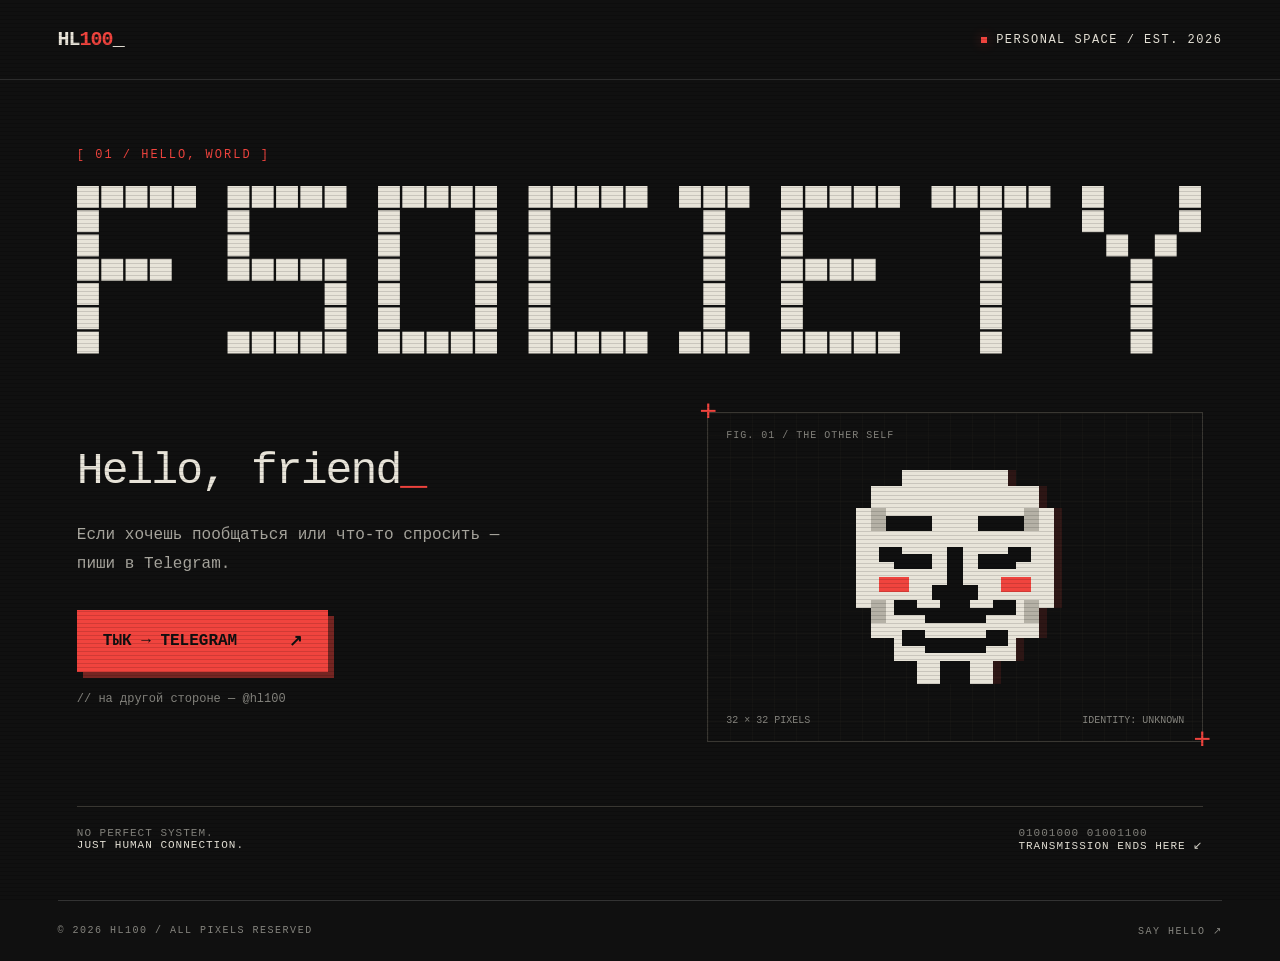
<file: site/index.html>
<!doctype html>
<html lang="ru">
<head>
<meta charset="utf-8"><meta name="viewport" content="width=device-width,initial-scale=1">
<meta name="theme-color" content="#101010"><meta name="description" content="Личный уголок HL100. Hello, friend.">
<title>HL100 — hello, friend.</title>
<style>
:root{color-scheme:dark;--bg:#101010;--fg:#e8e4d9;--red:#f0443e;--muted:#85847e}*{box-sizing:border-box}body{margin:0;background:var(--bg);color:var(--fg);font-family:"Courier New",monospace}body:after{content:"";position:fixed;inset:0;pointer-events:none;z-index:5;background:repeating-linear-gradient(transparent 0 3px,#0002 3px 4px)}a{color:inherit}header,footer{display:flex;justify-content:space-between;align-items:center;font-size:12px;letter-spacing:1.5px}header{padding:28px 4.5%;border-bottom:1px solid #333}.brand{font-size:20px;font-weight:bold;letter-spacing:-1px;text-decoration:none}.brand span{color:var(--red)}.signal{display:flex;align-items:center;gap:9px}.signal:before{content:"";width:6px;height:6px;background:var(--red);box-shadow:0 0 12px #f0443e66}main{max-width:1400px;margin:auto;padding:68px 6% 48px}.eyebrow{color:var(--red);font-size:12px;letter-spacing:2px;margin-bottom:24px}h1{margin:0}#wordmark{display:block;width:100%;height:auto;overflow:visible;fill:var(--fg)}.hero{display:grid;grid-template-columns:1.15fr 1fr;gap:60px;margin-top:56px;align-items:center}.intro{max-width:520px}h2{font-size:clamp(32px,3.5vw,52px);letter-spacing:-2px;line-height:1.1;margin:0 0 24px;font-weight:normal}.cursor{color:var(--red);animation:blink 1.4s steps(1) infinite}.copy{color:#a9a79f;font-size:16px;line-height:1.8;max-width:440px;margin:0 0 32px}.cta{display:inline-flex;align-items:center;justify-content:space-between;gap:52px;min-height:62px;padding:18px 24px;background:var(--red);color:#101010;text-decoration:none;font-size:16px;font-weight:bold;box-shadow:6px 6px 0 #752522;border:2px solid var(--red);transition:transform .15s,box-shadow .15s}.cta:hover{transform:translate(3px,3px);box-shadow:3px 3px 0 #752522;background:#ff6158}.cta:focus-visible{outline:3px solid var(--fg);outline-offset:6px}.handle{font-size:12px;color:var(--muted);margin-top:20px}.art{position:relative;border:1px solid #393732;min-height:330px;display:grid;place-items:center;background:linear-gradient(90deg,#24221c40 1px,transparent 1px),linear-gradient(#24221c40 1px,transparent 1px);background-size:22px 22px}.art:before,.art:after{position:absolute;color:var(--red);font-size:30px;line-height:1;content:"+"}.art:before{top:-15px;left:-9px}.art:after{bottom:-15px;right:-9px}.artlabel{position:absolute;top:17px;left:18px;color:var(--muted);font-size:10px;letter-spacing:1px}.art svg{width:244px;height:244px;filter:drop-shadow(8px 0 0 #f0443e22)}.artbottom{position:absolute;bottom:15px;left:18px;right:18px;display:flex;justify-content:space-between;color:var(--muted);font-size:10px}.divider{margin-top:64px;border-top:1px solid #393732;padding-top:20px;display:flex;justify-content:space-between;gap:20px;color:var(--muted);font-size:11px;letter-spacing:1px}.divider strong{font-weight:normal;color:var(--fg)}footer{margin:0 4.5%;padding:24px 0;border-top:1px solid #333;color:var(--muted);font-size:10px}.footerlink{text-decoration:none}.footerlink:hover{color:var(--red)}@keyframes blink{50%{opacity:0}}@media(max-width:700px){header{padding:22px 6%}.signal{font-size:10px;letter-spacing:0}main{padding:46px 6% 32px}.eyebrow{font-size:10px}.hero{grid-template-columns:1fr;gap:42px;margin-top:36px}h2{font-size:36px}.copy{font-size:15px}.art{min-height:300px}.cta{width:100%}.divider{margin-top:40px;font-size:10px;line-height:1.7}footer{font-size:9px;letter-spacing:0}.footerlink{margin-left:10px}}@media(prefers-reduced-motion:reduce){*{animation:none!important;transition:none!important}}
</style>
</head>
<body>
<header><a class="brand" href="./" aria-label="HL100 — главная">HL<span>100</span>_</a><span class="signal">PERSONAL SPACE / EST. 2026</span></header>
<main>
<div class="eyebrow">[ 01 / HELLO, WORLD ]</div>
<h1 aria-label="fsociety"><svg id="wordmark" viewBox="0 0 239 35" role="img" aria-label="fsociety"></svg></h1>
<div class="hero">
<section class="intro"><h2>Hello, friend<span class="cursor">_</span></h2><p class="copy">Если хочешь пообщаться или что-то спросить — пиши в Telegram.</p><a class="cta" href="https://t.me/hl100" target="_blank" rel="noopener noreferrer"><span>ТЫК → TELEGRAM</span><span aria-hidden="true">↗</span></a><div class="handle">// на другой стороне — @hl100</div></section>
<div class="art"><span class="artlabel">FIG. 01 / THE OTHER SELF</span><svg viewBox="0 0 32 32" role="img" aria-label="Пиксельная маска" shape-rendering="crispEdges"><path fill="#e8e4d9" d="M9 2h14v2h4v3h2v13h-2v4h-3v3h-3v3H11v-3H8v-3H5v-4H3V7h2V4h4z"/><path fill="#101010" d="M7 8h6v2H7zM19 8h6v2h-6zM6 12h3v1h4v2H8v-1H6zM19 13h4v-1h3v2h-2v1h-5zM15 12h2v5h2v2h-6v-2h2zM8 19h3v1h3v-1h4v1h3v-1h3v2h-4v1h-8v-1H8zM9 23h3v1h8v-1h3v2h-3v1h-8v-1H9zM14 27h4v3h-4z"/><path fill="#f0443e" d="M6 16h4v2H6zM22 16h4v2h-4z"/><path fill="#b5b1a6" d="M5 7h2v3H5zM25 7h2v3h-2zM5 19h2v3H5zM25 19h2v3h-2z"/></svg><div class="artbottom"><span>32 × 32 PIXELS</span><span>IDENTITY: UNKNOWN</span></div></div>
</div>
<div class="divider"><span>NO PERFECT SYSTEM.<br><strong>JUST HUMAN CONNECTION.</strong></span><span>01001000 01001100<br><strong>TRANSMISSION ENDS HERE ↙</strong></span></div>
</main>
<footer><span>© 2026 HL100 / ALL PIXELS RESERVED</span><a class="footerlink" href="https://t.me/hl100" target="_blank" rel="noopener noreferrer">SAY HELLO ↗</a></footer>
<script>
const glyphs={f:['11111','10000','10000','11110','10000','10000','10000'],s:['11111','10000','10000','11111','00001','00001','11111'],o:['11111','10001','10001','10001','10001','10001','11111'],c:['11111','10000','10000','10000','10000','10000','11111'],i:['111','010','010','010','010','010','111'],e:['11111','10000','10000','11110','10000','10000','11111'],t:['11111','00100','00100','00100','00100','00100','00100'],y:['10001','10001','01010','00100','00100','00100','00100']};let x=0;const svg=document.getElementById('wordmark');for(const char of 'fsociety'){const rows=glyphs[char];rows.forEach((row,y)=>[...row].forEach((pixel,col)=>{if(pixel==='1'){const r=document.createElementNS('http://www.w3.org/2000/svg','rect');r.setAttribute('x',x+col*5);r.setAttribute('y',y*5);r.setAttribute('width',4.5);r.setAttribute('height',4.5);svg.append(r)}}));x+=rows[0].length*5+6}svg.setAttribute('viewBox',`0 0 ${x-6} 35`);
</script>
</body></html>
</file>
